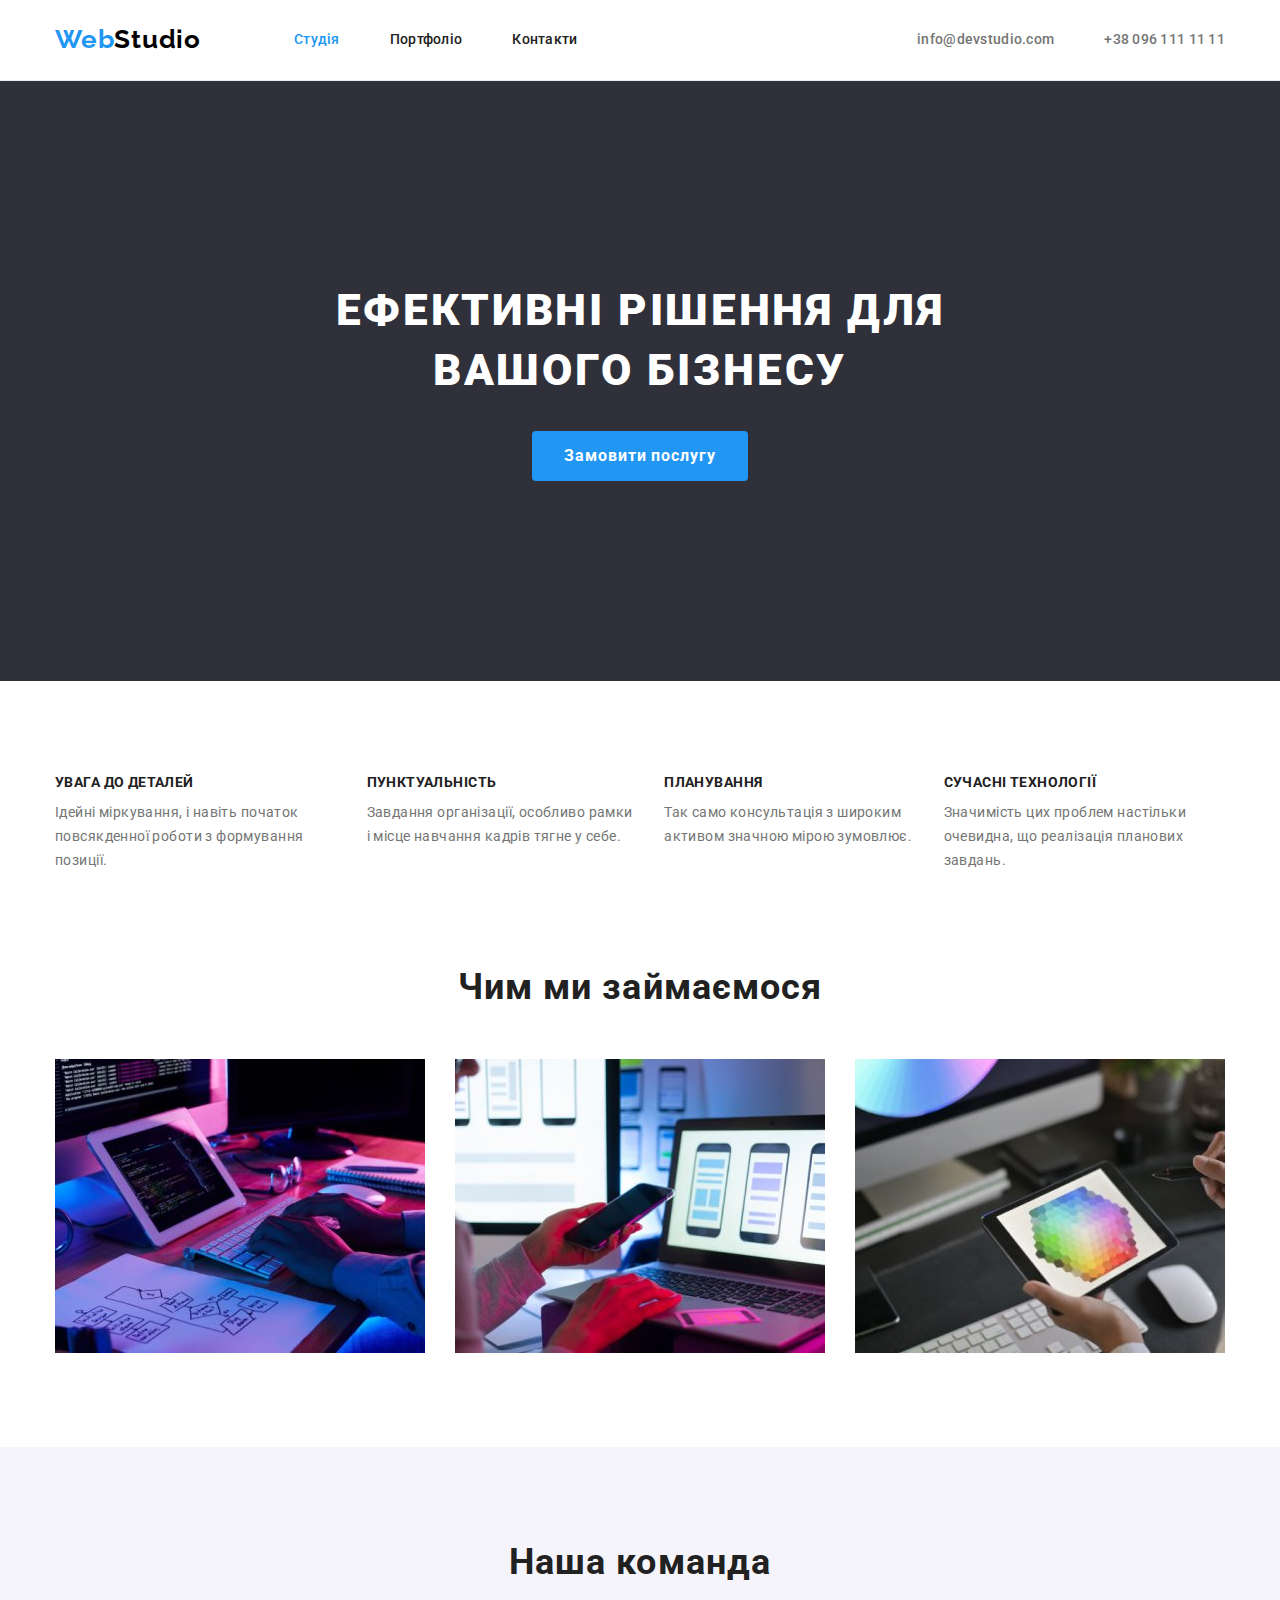
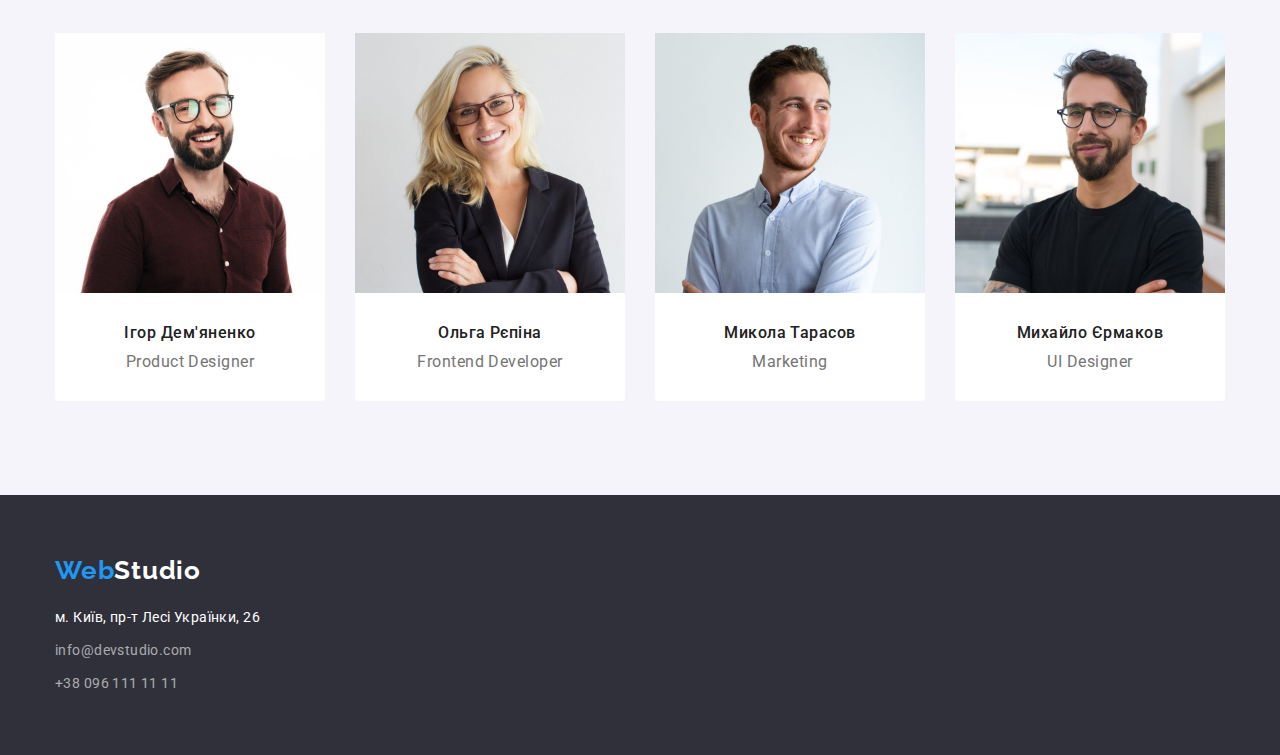
<file: index.html>
<!DOCTYPE html>
<html lang="uk">
<head>
    <meta charset="UTF-8">
    <meta http-equiv="X-UA-Compatible" content="IE=edge">
    <meta name="viewport" content="width=device-width, initial-scale=1.0">
    <title>Студія</title>
    <link rel="preconnect" href="https://fonts.googleapis.com">
    <link rel="preconnect" href="https://fonts.gstatic.com" crossorigin>
    <link href="https://fonts.googleapis.com/css2?family=Raleway:wght@700&family=Roboto:wght@400;500;700;900&display=swap"
        rel="stylesheet">
    <link rel="stylesheet" href="https://cdnjs.cloudflare.com/ajax/libs/modern-normalize/1.1.0/modern-normalize.min.css">
    <link rel="stylesheet" href="./css/styles.css">
</head>

<body>
    <header>
        <div class="container main-nav">
            <nav class="navigation">
                <a class="logo" href="./index.html">Web<span class="logo-header">Studio</span></a>
                <ul class="nav-list">
                    <li class="item"><a class="nav-link current" href="./index.html">Студія</a></li>
                    <li class="item"><a class="nav-link" href="./portfolio.html">Портфоліо</a></li>
                    <li class="item"><a class="nav-link" href="#">Контакти</a></li>
                </ul>
            </nav>
            <ul class="list-header">
                <li class="item"><a class="nav-contact" href="mailto:info@devstudio.com">info@devstudio.com</a></li>
                <li class="item"><a class="nav-contact" href="tel:+380961111111">+38 096 111 11 11</a></li>
            </ul>
        </div>        
    </header>
    <main>
        <section class="hero-studio">
            <div class="container">
                <div class="hero-main">
                    <h1 class="hero-title">Ефективні рішення для вашого бізнесу</h1>
                    <button type="button" class="hero-button">Замовити послугу</button>
                </div>                
            </div>            
        </section>
        <section class="section">
            <div class="container">
                <!--Прихований заголовок-->
                <h2 class="section-title visually-hidden">Особливості</h2>
                <ul class="list feature">
                    <li class="feature-item">
                        <h3 class="feature-title">Увага до деталей</h3>
                        <p class="feature-text">Ідейні міркування, і навіть початок повсякденної роботи з формування
                            позиції.</p>
                    </li>
                    <li class="feature-item">
                        <h3 class="feature-title">Пунктуальність</h3>
                        <p class="feature-text">Завдання організації, особливо рамки і місце навчання кадрів тягне у себе.
                        </p>
                    </li>
                    <li class="feature-item">
                        <h3 class="feature-title">Планування</h3>
                        <p class="feature-text">Так само консультація з широким активом значною мірою зумовлює.</p>
                    </li>
                    <li class="feature-item">
                        <h3 class="feature-title">Сучасні технології</h3>
                        <p class="feature-text">Значимість цих проблем настільки очевидна, що реалізація планових завдань.
                        </p>
                    </li>
                </ul>
            </div>            
        </section>
        <section class="section works">
            <div class="container">
                <h2 class="section-title works">Чим ми займаємося</h2>
                <ul class="list works">
                    <li class="work-item">
                        <img class="work-img" src="./images/image1.jpg" alt="долоні друкують на клавіатурі" width="370" height="294">
                    </li>
                    <li class="work-item">
                        <img class="work-img" src="./images/image2.jpg" alt="одна долоня тримає телефон, інша долоня на тачпаді"
                            width="370" height="294">
                    </li>
                    <li class="work-item">
                        <img class="work-img" src="./images/image3.jpg" alt="одна долоня тримає планшет, інша долоня тримає ручку"
                            width="370" height="294">
                    </li>
                </ul>
            </div>            
        </section>
        <section class="section team">
            <div class="container">
                <h2 class="section-title">Наша команда</h2>
                <ul class="list team">
                    <li class="team-item">
                        <img class="employee-photo" src="./images/photo1.jpg"
                            alt="молодий чоловік в окулярах та у коричневій сорочці посміхається" width="270" height="260">
                        <h3 class="employee-name">Ігор Дем'яненко</h3>
                        <p class="employee-position">Product Designer</p>
                    </li>
                    <li class="team-item">
                        <img class="employee-photo" src="./images/photo2.jpg"
                            alt="молода білявка в окулярах та в чорному жакеті посміхається" width="270" height="260">
                        <h3 class="employee-name">Ольга Рєпіна</h3>
                        <p class="employee-position">Frontend Developer</p>
                    </li>
                    <li class="team-item">
                        <img class="employee-photo" src="./images/photo3.jpg" alt="молодий чоловік у світлій сорочці посміхається"
                            width="270" height="260">
                        <h3 class="employee-name">Микола Тарасов</h3>
                        <p class="employee-position">Marketing</p>
                    </li>
                    <li class="team-item">
                        <img class="employee-photo" src="./images/photo4.jpg"
                            alt="молодий чоловік в окулярах та у чорній футболці посміхається" width="270" height="260">
                        <h3 class="employee-name">Михайло Єрмаков</h3>
                        <p class="employee-position">UI Designer</p>
                    </li>
                </ul>
            </div>            
        </section>
    </main>
    <footer class="footer">
        <div class="container">
            <div class="contacts-footer">
                <a class="logo" href="./index.html">Web<span class="logo-footer">Studio</span></a>
                <address>
                    <ul class="list address">
                        <li class="address-item"><a class="address-link map" href="https://goo.gl/maps/bEffphsuhpdSaDkT6" target="_blank"
                                rel="noreferrer noopener">м. Київ, пр-т Лесі Українки, 26</a></li>
                        <li class="address-item"><a class="address-link contact" href="mailto:info@devstudio.com">info@devstudio.com</a></li>
                        <li class="address-item"><a class="address-link contact" href="tel:+380961111111">+38 096 111 11 11</a></li>
                    </ul>
                </address>
            </div>            
        </div>        
    </footer>
</body>

</html>
</file>
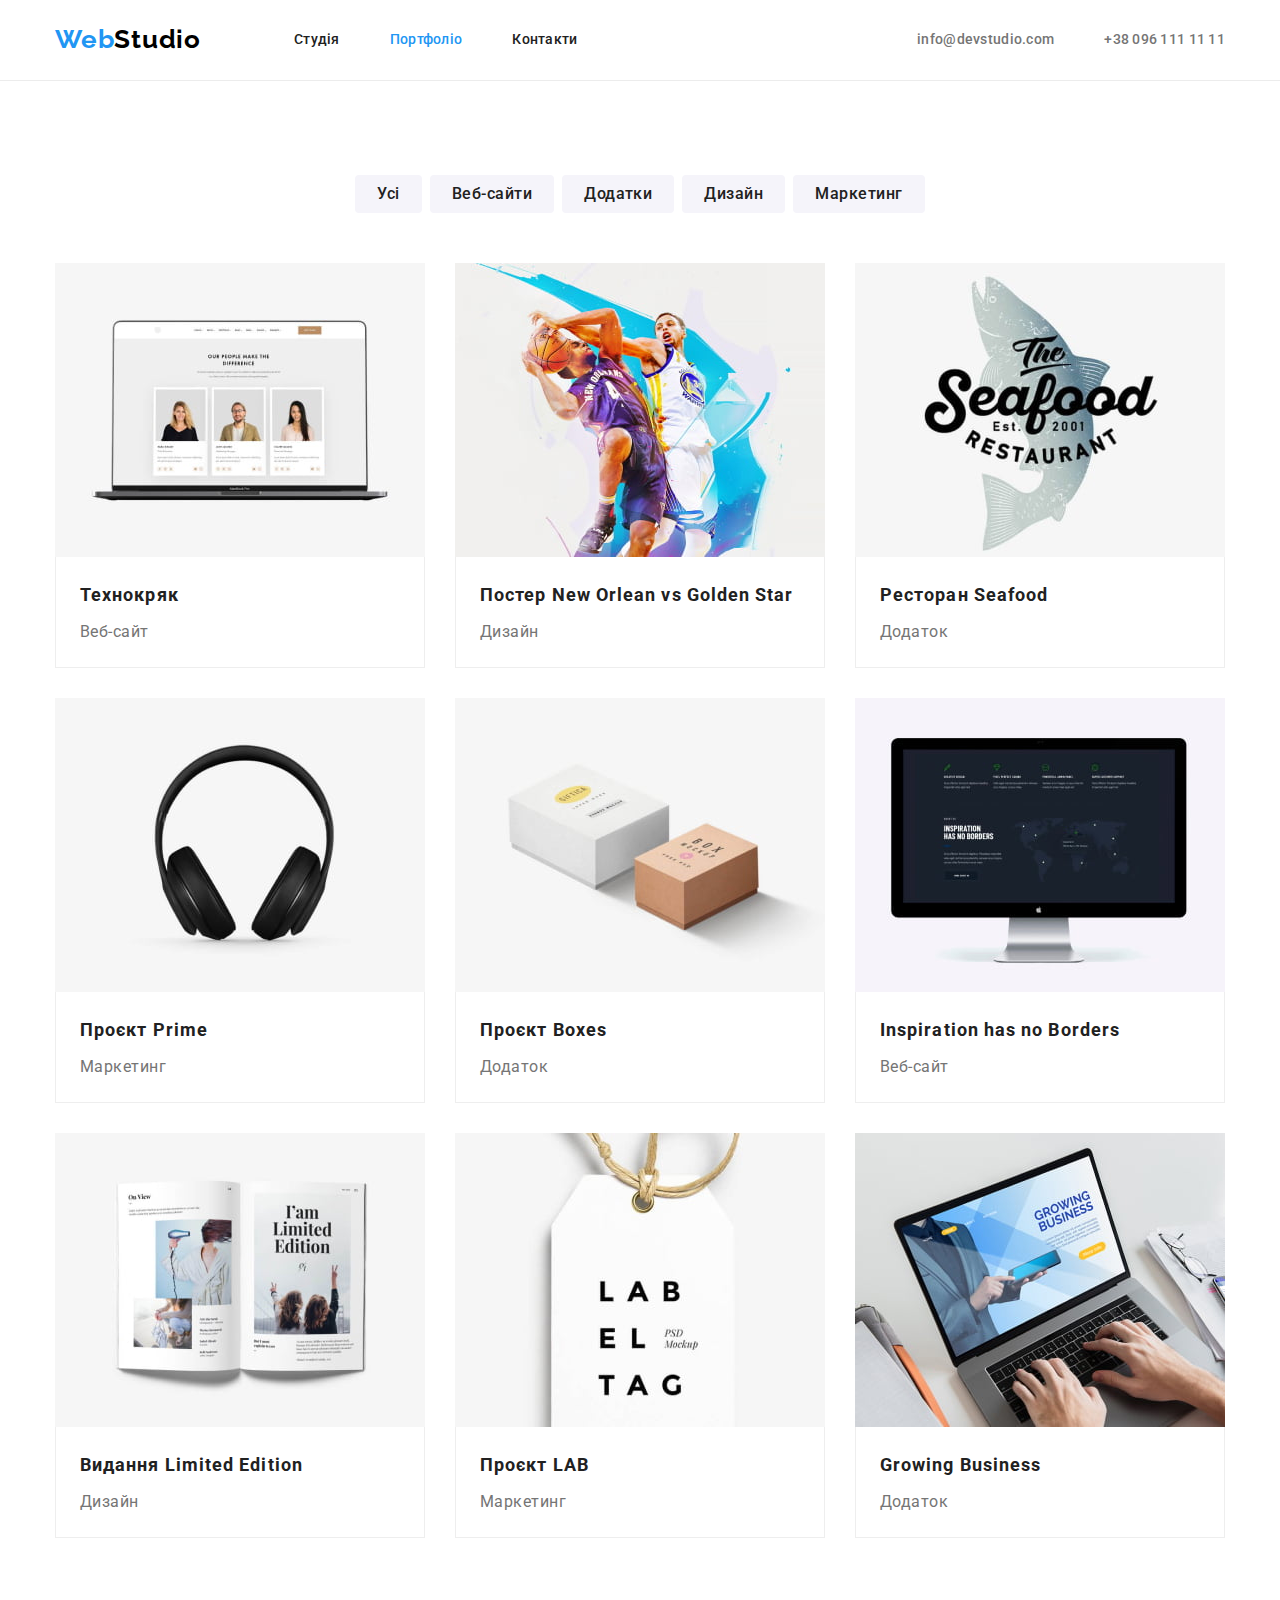
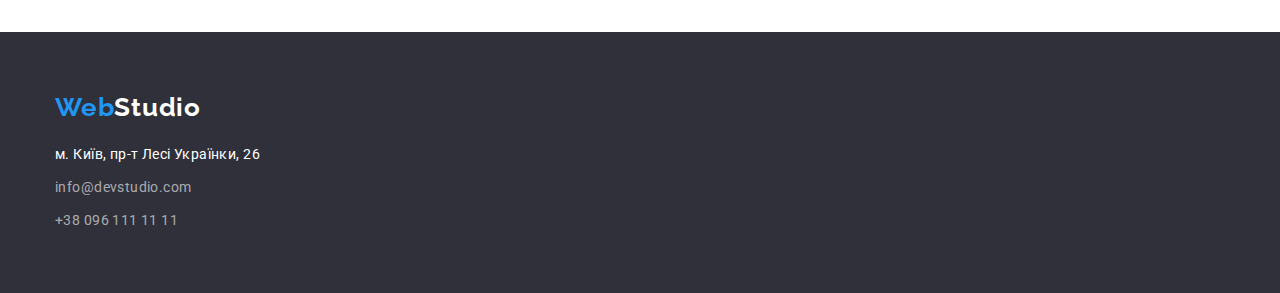
<file: portfolio.html>
<!DOCTYPE html>
<html lang="uk">
<head>
    <meta charset="UTF-8">
    <meta http-equiv="X-UA-Compatible" content="IE=edge">
    <meta name="viewport" content="width=device-width, initial-scale=1.0">
    <title>Портфоліо</title>
    <link rel="preconnect" href="https://fonts.googleapis.com">
    <link rel="preconnect" href="https://fonts.gstatic.com" crossorigin>
    <link href="https://fonts.googleapis.com/css2?family=Raleway:wght@700&family=Roboto:wght@400;500;700;900&display=swap"
        rel="stylesheet">
    <link rel="stylesheet" href="https://cdnjs.cloudflare.com/ajax/libs/modern-normalize/1.1.0/modern-normalize.min.css">
    <link rel="stylesheet" href="./css/styles.css">
</head>

<body>
    <header>
        <div class="container main-nav">
            <nav class="navigation">
                <a class="logo" href="./index.html">Web<span class="logo-header">Studio</span></a>
                <ul class="nav-list">
                    <li class="item"><a class="nav-link" href="./index.html">Студія</a></li>
                    <li class="item"><a class="nav-link current" href="./portfolio.html">Портфоліо</a></li>
                    <li class="item"><a class="nav-link" href="#">Контакти</a></li>
                </ul>
            </nav>
            <ul class="list-header">
                <li class="item"><a class="nav-contact" href="mailto:info@devstudio.com">info@devstudio.com</a></li>
                <li class="item"><a class="nav-contact" href="tel:+380961111111">+38 096 111 11 11</a></li>
            </ul>
        </div>
    </header>
    <main>
        <section class="section work">
            <div class="container">
                <!--Прихований заголовок-->
                <h1 class="work-portfolio visually-hidden">Наші роботи</h1>
                <ul class="filter-item">
                    <li class="filter-work"><button class="filter-button" type="button">Усі</button></li>
                    <li class="filter-work"><button class="filter-button" type="button">Веб-сайти</button></li>
                    <li class="filter-work"><button class="filter-button" type="button">Додатки</button></li>
                    <li class="filter-work"><button class="filter-button" type="button">Дизайн</button></li>
                    <li class="filter-work"><button class="filter-button" type="button">Маркетинг</button></li>
                </ul>
                <ul class="list examples">
                    <li class="example-item">
                        <a class="example-card" href="#">
                            <img class="work-examples" src="./images/project1.jpg" alt="На екрані ноутбука демонструються три фото співробітників"
                                width="370" height="294">
                            <div>
                                <h2 class="work-title">Технокряк</h2>
                                <p class="work-description">Веб-сайт</p>                                
                            </div>                            
                        </a>
                    </li>
                    <li class="example-item">
                        <a class="example-card" href="#">
                            <img class="work-examples" src="./images/project2.jpg"
                                alt="Два баскетболісти у прижку. Один у фіолетовій формі, інший - у білій" width="370" height="294">
                            <div>
                                <h2 class="work-title">Постер New Orlean vs Golden Star</h2>
                                <p class="work-description">Дизайн</p>
                            </div>
                        </a>
                    </li>
                    <li class="example-item">
                        <a class="example-card" href="#">
                            <img class="work-examples" src="./images/project3.jpg"
                                alt="На фоні вертикальнонамальованої риби є напис Ресторан морепродуктів" width="370" height="294">
                            <div>
                                <h2 class="work-title">Ресторан Seafood</h2>
                                <p class="work-description">Додаток</p>
                            </div>
                        </a>
                    </li>
                    <li class="example-item">
                        <a class="example-card" href="#">
                            <img class="work-examples" src="./images/project4.jpg" alt="Чорні бездротові накладні навушники" width="370"
                                height="294">
                            <div>
                                <h2 class="work-title">Проєкт Prime</h2>
                                <p class="work-description">Маркетинг</p>
                            </div>
                        </a>
                    </li>
                    <li class="example-item">
                        <a class="example-card" href="#">
                            <img class="work-examples" src="./images/project5.jpg" alt="Дві коробочки. Більша білого кольору, менша - коричневого"
                                width="370" height="294">
                            <div>
                                <h2 class="work-title">Проєкт Boxes</h2>
                                <p class="work-description">Додаток</p>
                            </div>
                        </a>
                    </li>
                    <li class="example-item">
                        <a class="example-card" href="#">
                            <img class="work-examples" src="./images/project6.jpg" alt="Білий напис на чорному екрані моноблока iMac" width="370"
                                height="294">
                            <div>
                                <h2 class="work-title">Inspiration has no Borders</h2>
                                <p class="work-description">Веб-сайт</p>
                            </div>                            
                        </a>
                    </li>
                    <li class="example-item">
                        <a class="example-card" href="#">
                            <img class="work-examples" src="./images/project7.jpg" alt="Розгорнута книга з ілюстраціями життя жінок" width="370"
                                height="294">
                            <div>
                                <h2 class="work-title">Видання Limited Edition</h2>
                                <p class="work-description">Дизайн</p>
                            </div>                            
                        </a>
                    </li>
                    <li class="example-item">
                        <a class="example-card" href="#">
                            <img class="work-examples" src="./images/project8.jpg" alt="Бірка-етикетка на канатику" width="370" height="294">
                        <div>
                            <h2 class="work-title">Проєкт LAB</h2>
                            <p class="work-description">Маркетинг</p>
                        </div>                            
                        </a>
                    </li>
                    <li class="example-item">
                        <a class="example-card" href="#" target="_blank">
                            <img class="work-examples" src="./images/project9.jpg" alt="Кисті рук друкують на клавіатурі ноутбука" width="370"
                                height="294">
                        <div>
                            <h2 class="work-title">Growing Business</h2>
                            <p class="work-description">Додаток</p>
                        </div>                            
                        </a>
                    </li>
                </ul>
            </div>            
        </section>
    </main>
    <footer class="footer">
        <div class="container">
            <div class="contacts-footer">
                <a class="logo" href="./index.html">Web<span class="logo-footer">Studio</span></a>
                <address>
                    <ul class="list address">
                        <li class="address-item"><a class="address-link map" href="https://goo.gl/maps/bEffphsuhpdSaDkT6"
                                target="_blank" rel="noreferrer noopener">м. Київ, пр-т Лесі Українки, 26</a></li>
                        <li class="address-item"><a class="address-link contact"
                                href="mailto:info@devstudio.com">info@devstudio.com</a></li>
                        <li class="address-item"><a class="address-link contact" href="tel:+380961111111">+38 096 111 11
                                11</a></li>
                    </ul>
                </address>
            </div>
        </div>
    </footer>
</body>

</html>
</file>
<file: css/styles.css>
/* колір основного тексту #212121 */
/* колір другорядного тексту #757575 */
/* акцент тексту #2196F3 */
/* білий #FFFFFF */
/* додатковий чорний колір тексту #000000 */

/* колір основного фону #FFFFFF */
/* колір другорядного фону #2F303A */
/* колір додаткового фону #F5F5F5 */

/* колір фону кнопки #F5F4FA */


:root {
/* Fonts */
    --main-font: Roboto, sans-serif;
    --second-font: Raleway, sans-serif;

/* Colors */
    --primary-text-color: #212121;
    --secondary-text-color: #757575;
    --accent-color: #2196F3;
    --additional-text-color: #000000;

/* Background color */
    --primary-background-color: #FFFFFF;
    --secondary-background-color: #2F303A;
    --additional-background-color: #F5F5F5;
    --button-background-color: #F5F4FA;
}

body,
h1,
h2,
h3,
h4,
h5,
h6,
p,
ul,
li {
    margin: 0;
    padding: 0;
}


ul {
    list-style: none;
}

a {
    text-decoration: none;
    color: inherit;
}

address {
    font-style: normal;
}

button {
    font-family: inherit;
    padding: 0;
    margin: 0;
}

img {
    display: block;
    max-width: 100%;
    height: auto;
}

/* формула для приховання заголовків */
.visually-hidden {
    position: absolute;
    white-space: nowrap;
    width: 1px;
    height: 1px;
    overflow: hidden;
    border: 0;
    padding: 0;
    clip: rect(0 0 0 0);
    clip-path: inset(50%);
    margin: -1px;
}

body {
    background-color: var(--primary-background-color);
    font-family: var(--main-font);
    color: var(--primary-text-color);
}

.container {
    max-width: 1200px;
    width: 100%;
    margin-right: auto;
    margin-left: auto;
    padding-right: 15px;
    padding-left: 15px;
}

.section {
    padding-top: 94px;
    padding-bottom: 94px;
}


/* Стилізація макету СТУДІЯ */

/* Стилізація Header */
header {
    border-bottom: 1px solid #ECECEC;
}

.container.main-nav {
    display: flex;
    align-items: center;    
}

.navigation {
    display: flex;
    align-items: center;
}

/* Стилізація логотипу */
.logo {
    color: var(--accent-color);
    font-family: var(--second-font);
    font-weight: 700;
    font-size: 26px;
    line-height: 1.19;
    letter-spacing: 0.03em;
}

.logo-header {
    color: var(--additional-text-color);
}

.navigation .logo {
    margin-right: 93px;
    padding-top: 24px;
    padding-bottom: 25px;
}

/* Стилізація навігації */
.nav-list {
    display: flex;
    align-items: center;
}

.nav-list .item:not(:last-child) {
    margin-right: 50px;
}

.nav-list .current {
    color: var(--accent-color);
}

.nav-link {
    display: block;
    padding-top: 32px;
    padding-bottom: 32px;

    color: var(--primary-text-color);
    font-weight: 500;
    font-size: 14px;
    line-height: 1.14;
    letter-spacing: 0.02em;
}

.nav-link:hover,
.nav-link:focus {
    color: var(--accent-color);
}

/* Стилізація контактів */
.list-header {
    display: flex;
    margin-left: auto;
}

/* .list-header .item + .item {
    margin-left: 50px;
} */

.list-header .item:not(:last-child) {
    margin-right: 50px;
}

.nav-contact {
    display: block;
    padding-top: 32px;
    padding-bottom: 32px;
    color: var(--secondary-text-color);
    font-weight: 500;
    font-size: 14px;
    line-height: 1.14;
    letter-spacing: 0.02em;
}

.nav-contact:hover,
.nav-contact:focus {
    color: var(--accent-color);
}

/* Стилізація Hero */
/* фон додано тимчасово, щоб було видно текст */
.hero-studio {
    padding: 200px 0;
    background-color: var(--secondary-background-color);
}
.hero-main {
    margin: auto;
    text-align: center;
    width: 696px;
} 
.hero-title {
    color: var(--primary-background-color);
    font-weight: 900;
    font-size: 44px;
    line-height: 1.36;
    text-align: center;
    letter-spacing: 0.06em;
    text-transform: uppercase;
    margin-bottom: 30px;
}

.hero-button {
    display: inline-block;
    padding: 10px 32px;
    background-color: var(--accent-color);
    color: var(--primary-background-color);
    font-weight: 700;
    font-size: 16px;
    line-height: 1.88;
    text-align: center;
    letter-spacing: 0.06em;
    min-width: 216px;
    border: none;
    border-radius: 4px;
    cursor: pointer;    
}

.hero-button:hover,
.hero-button:focus {
    background-color: #188CE8;
    color: var(--primary-background-color);
}


/* Стилізація секцій */
.section-title {
    color: var(--primary-text-color);
    font-weight: 700;
    font-size: 36px;
    line-height: 1.17;
    text-align: center;
    letter-spacing: 0.03em;
    margin-bottom: 50px;
}

/* Стилізація секції "Особливості" */
.section-title.hidden {
    margin-bottom: 0;
}

.list.feature {
    display: flex;
    align-items: flex-start;
}

.feature-title {
    color: var(--primary-text-color);
    font-weight: 700;
    font-size: 14px;
    line-height: 1.14;
    letter-spacing: 0.03em;
    text-transform: uppercase;
    margin-bottom: 10px;
}

.feature-text {
    color: var(--secondary-text-color);
    font-size: 14px;
    line-height: 1.71;
    letter-spacing: 0.03em;
}

.feature-item:not(:last-child) {
    margin-right: 30px;
}

/* Стилізація секції "Чим ми займаємося" */
.section.works {
    padding-top: 0;
}

.section-title.works {
    margin-bottom: 50px;
}

.list.works {
    display: flex;
    align-items: center;
}

.work-item:not(:last-child) {
    margin-right: 30px;
}

/* Стилізація секції "Наша команда" */
.team {
    background-color: var(--button-background-color);
}

.list.team {
    display: flex;
}

.team-item {
    background-color: var(--primary-background-color);
    border-radius: 0px 0px 4px 4px;
}

.team-item:not(:last-child) {
    margin-right: 30px;
}

.employee-photo,
.employee-position {
    margin-bottom: 30px;
}

.employee-name {
    color: var(--primary-text-color);
    font-weight: 500;
    font-size: 16px;
    line-height: 1.19;
    text-align: center;
    letter-spacing: 0.03em;
    margin-bottom: 10px;
}

.employee-position {
    color: var(--secondary-text-color);
    font-size: 16px;
    line-height: 1.19;
    text-align: center;
    letter-spacing: 0.03em;
}



/* Стилізація Footer */
.footer {
    background-color:var(--secondary-background-color);
}

.contacts-footer {
    padding-top: 60px;
    padding-bottom: 60px;
}

.contacts-footer .logo {
    display: block;
    margin-bottom: 20px;
}

.logo-footer {
    color: var(--primary-background-color);
}

.address-item:not(:last-child) {
    margin-bottom: 9px;
}

.address-link {
    font-size: 14px;
    line-height: 1.71;
    letter-spacing: 0.03em;
}

.address-link:hover,
.address-link:focus {
    color: var(--accent-color);
}

.map {
    color: var(--primary-background-color);
}

.contact {
    color: rgba(255, 255, 255, 0.6);
}



/* Стилізація макету ПОРТФОЛІО */

/* Стилізація кнопок фільтру */
.filter-item {
    display: flex;
    justify-content: center;
    margin-bottom: 50px;
}

.filter-work:not(:last-child) {
    margin-right: 8px;
}

.filter-button {
    display: block;
    padding-top: 6px;
    padding-right: 22px;
    padding-bottom: 6px;
    padding-left: 22px;
    cursor: pointer;
    background-color: var(--button-background-color);
    color: var(--primary-text-color);
    font-weight: 500;
    font-size: 16px;
    line-height: 1.62;
    text-align: center;
    letter-spacing: 0.03em;
    border: none;
    border-radius: 4px;
}

.filter-button:hover,
.filter-button:focus {
    background-color: var(--accent-color);
    color: var(--primary-background-color);
    box-shadow: 0px 3px 1px rgba(0, 0, 0, 0.1), 
                0px 1px 2px rgba(0, 0, 0, 0.08), 
                0px 2px 2px rgba(0, 0, 0, 0.12);
}

/* Стилізація карток робіт */
.list.examples {
    display: flex;
    flex-wrap: wrap;
    gap: 30px;    
}

.example-item {
    flex-basis: calc((100% - 30px * 2) / 3);
}

.example-card>div {
    padding: 20px 24px;
    border-right: 1px solid #EEEEEE;
    border-bottom: 1px solid #EEEEEE;
    border-left: 1px solid #EEEEEE;
}

.work-title {
    color: var(--primary-text-color);
    font-weight: 700;
    font-size: 18px;
    line-height: 2;
    letter-spacing: 0.06em;
    margin-bottom: 4px;
}

.work-description {
    color: var(--secondary-text-color);
    font-size: 16px;
    line-height: 1.88;
    letter-spacing: 0.03em;
}
</file>
